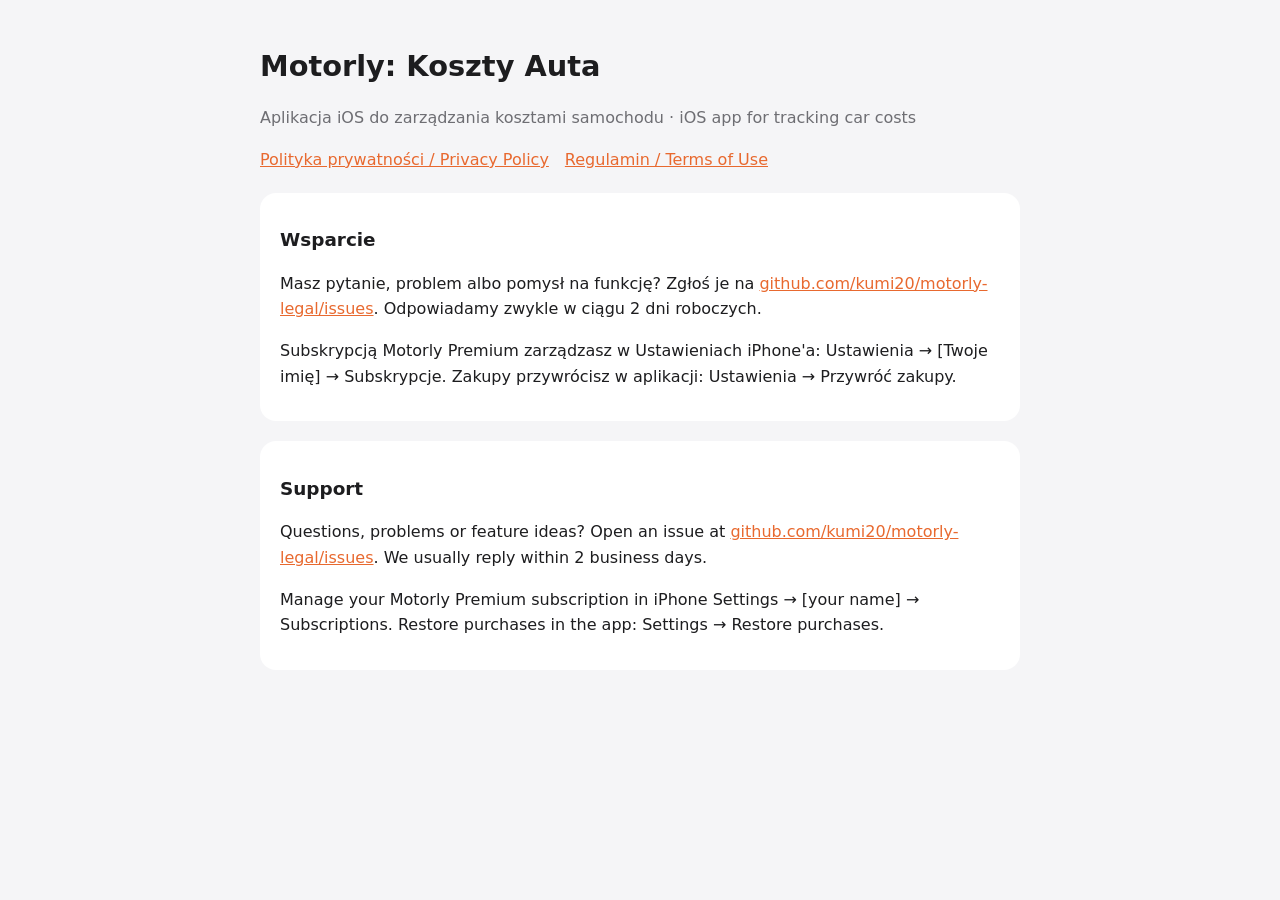
<file: index.html>
<!doctype html>
<html lang="pl">
<head>
<meta charset="utf-8">
<meta name="viewport" content="width=device-width, initial-scale=1">
<title>Motorly – wsparcie / support</title>
<link rel="stylesheet" href="style.css">
</head>
<body>
<h1>Motorly: Koszty Auta</h1>
<p class="muted">Aplikacja iOS do zarządzania kosztami samochodu · iOS app for tracking car costs</p>
<nav><a href="privacy.html">Polityka prywatności / Privacy Policy</a><a href="terms.html">Regulamin / Terms of Use</a></nav>

<div class="lang">
<h2>Wsparcie</h2>
<p>Masz pytanie, problem albo pomysł na funkcję? Zgłoś je na <a href="https://github.com/kumi20/motorly-legal/issues">github.com/kumi20/motorly-legal/issues</a>. Odpowiadamy zwykle w ciągu 2 dni roboczych.</p>
<p>Subskrypcją Motorly Premium zarządzasz w Ustawieniach iPhone'a: Ustawienia → [Twoje imię] → Subskrypcje. Zakupy przywrócisz w aplikacji: Ustawienia → Przywróć zakupy.</p>
</div>

<div class="lang">
<h2>Support</h2>
<p>Questions, problems or feature ideas? Open an issue at <a href="https://github.com/kumi20/motorly-legal/issues">github.com/kumi20/motorly-legal/issues</a>. We usually reply within 2 business days.</p>
<p>Manage your Motorly Premium subscription in iPhone Settings → [your name] → Subscriptions. Restore purchases in the app: Settings → Restore purchases.</p>
</div>
</body>
</html>
</file>
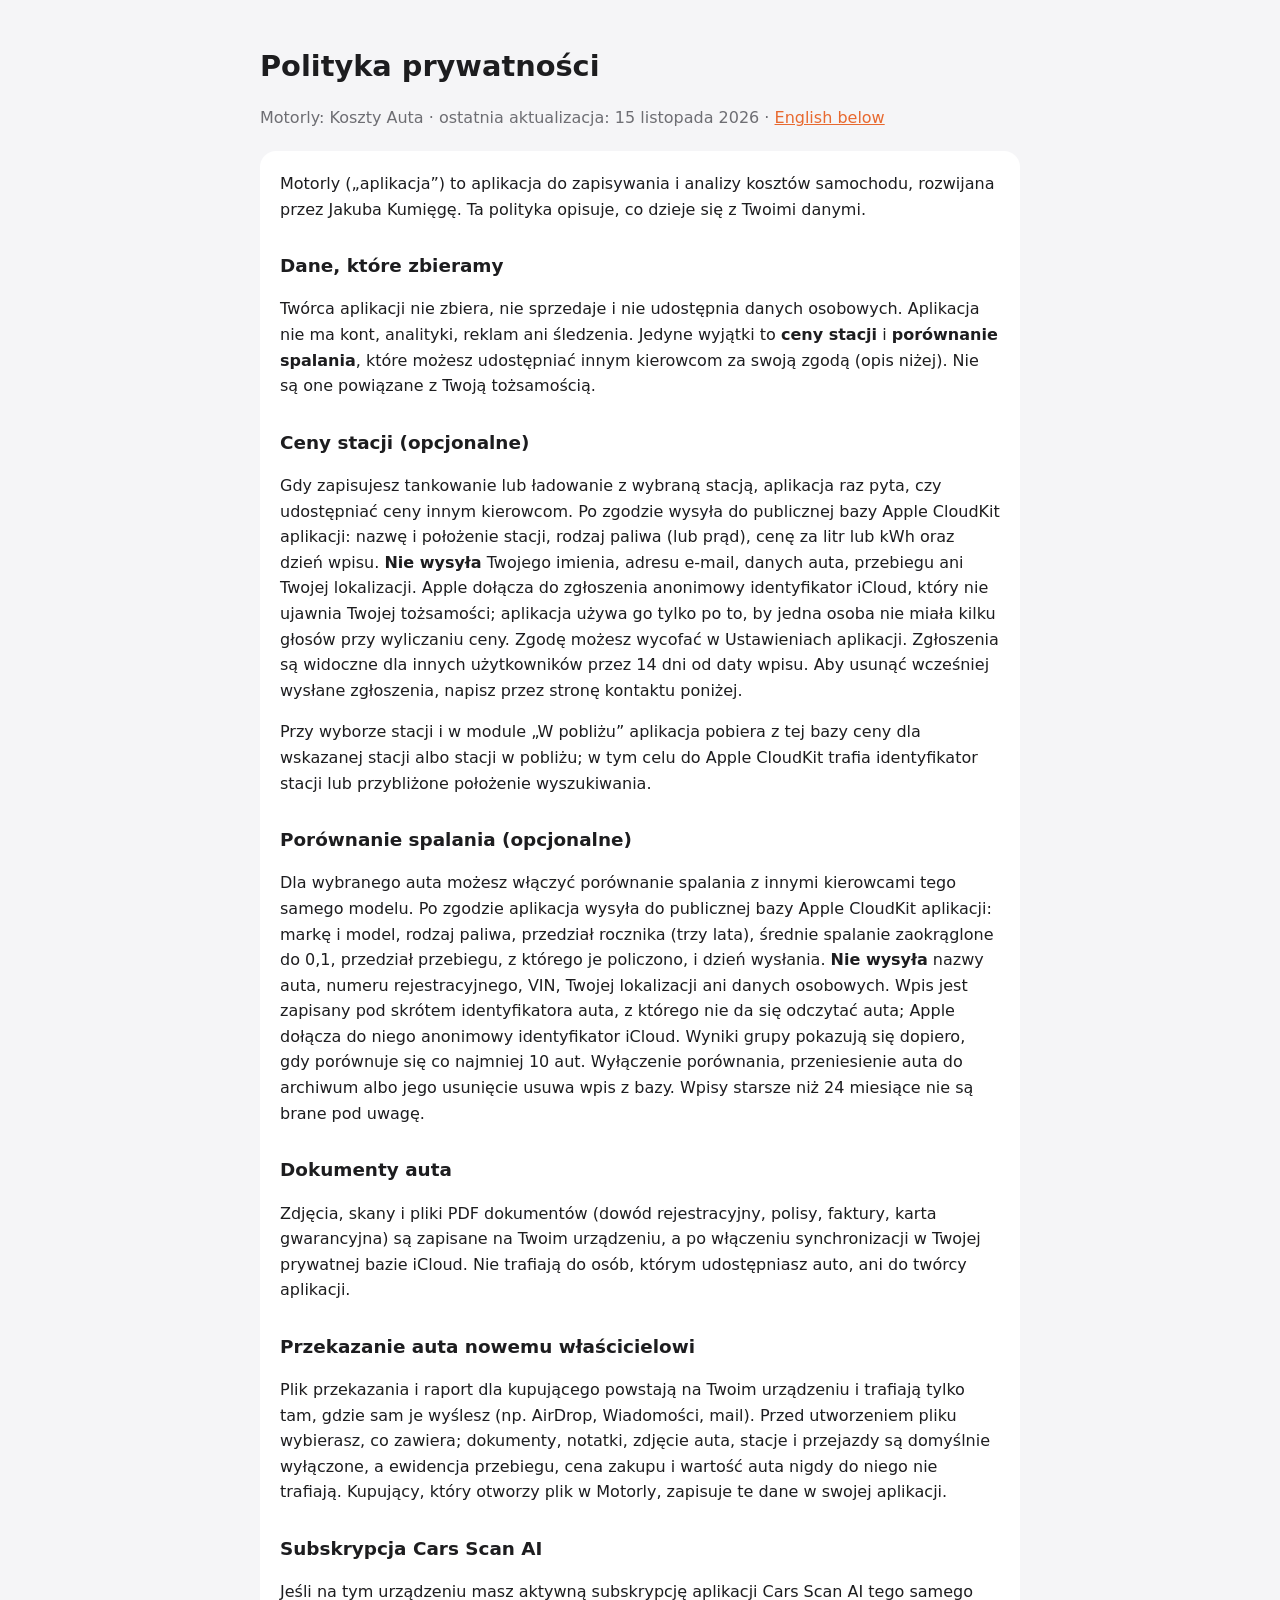
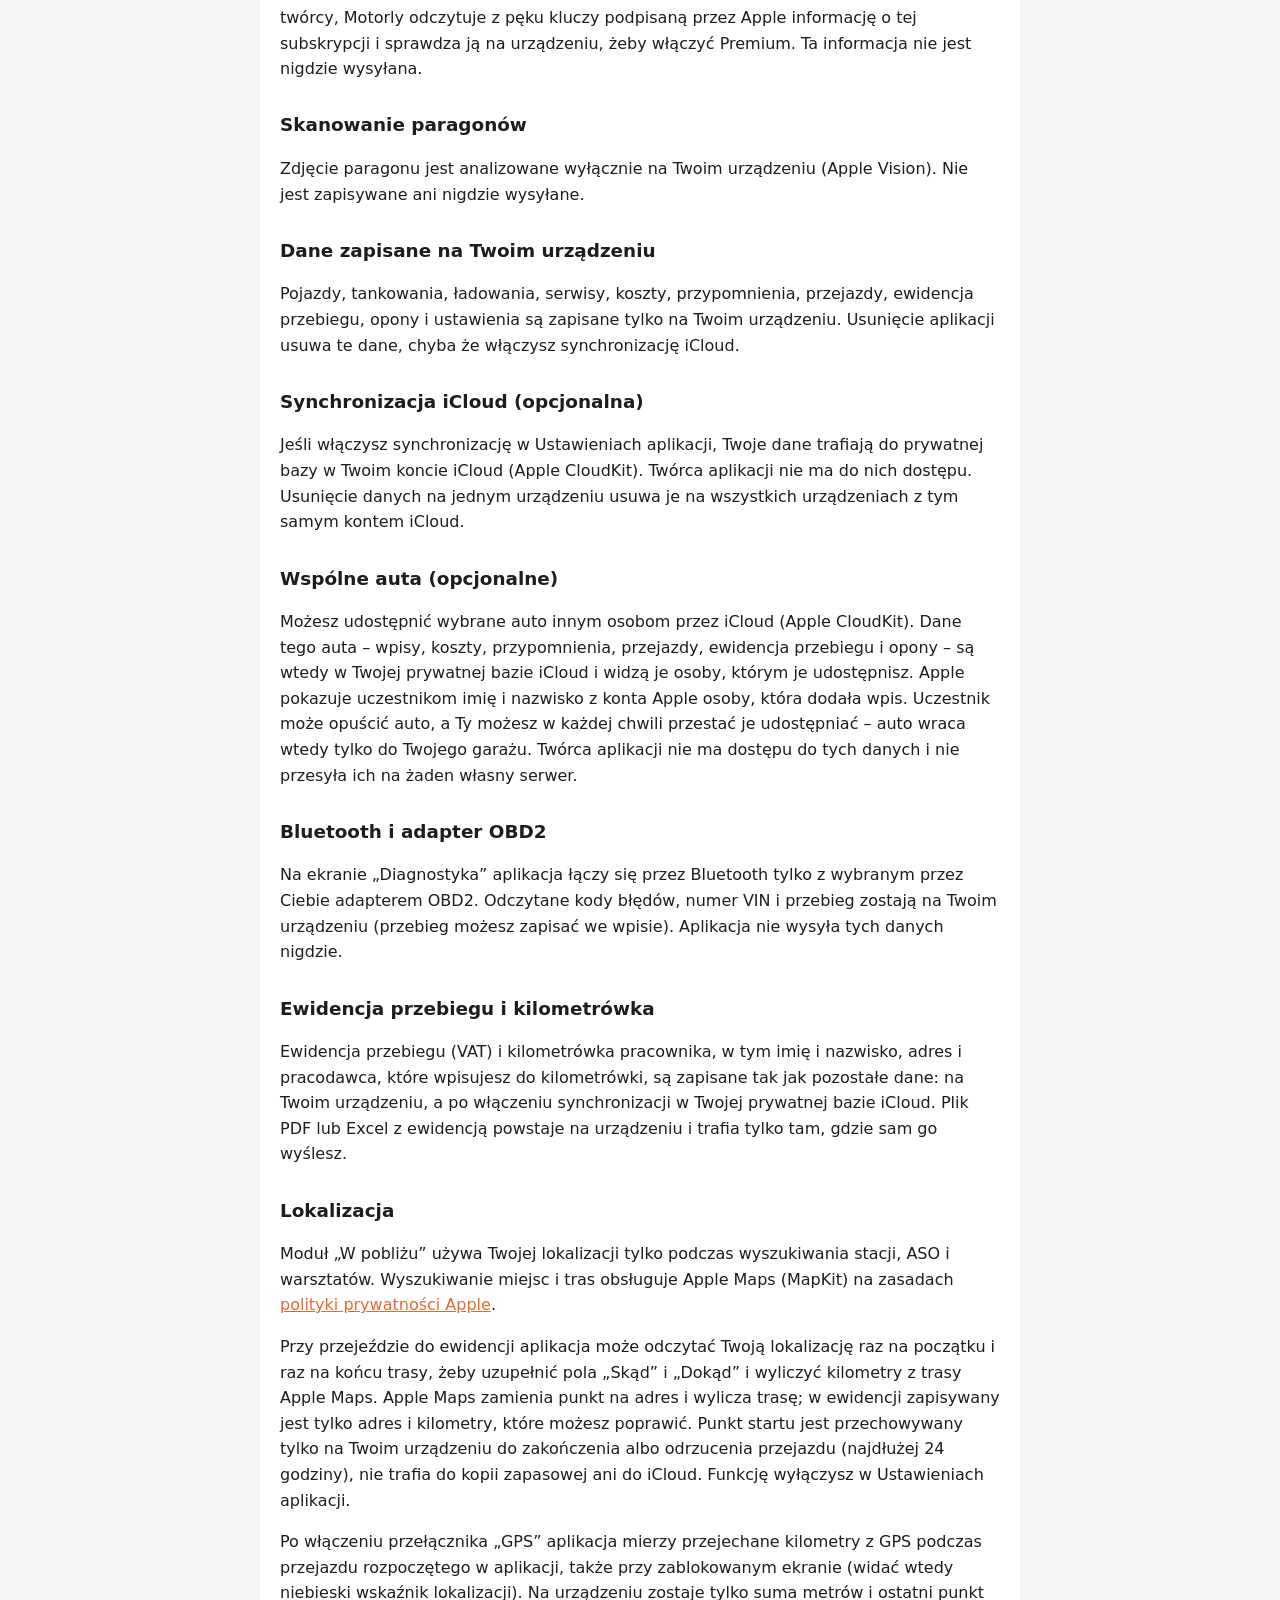
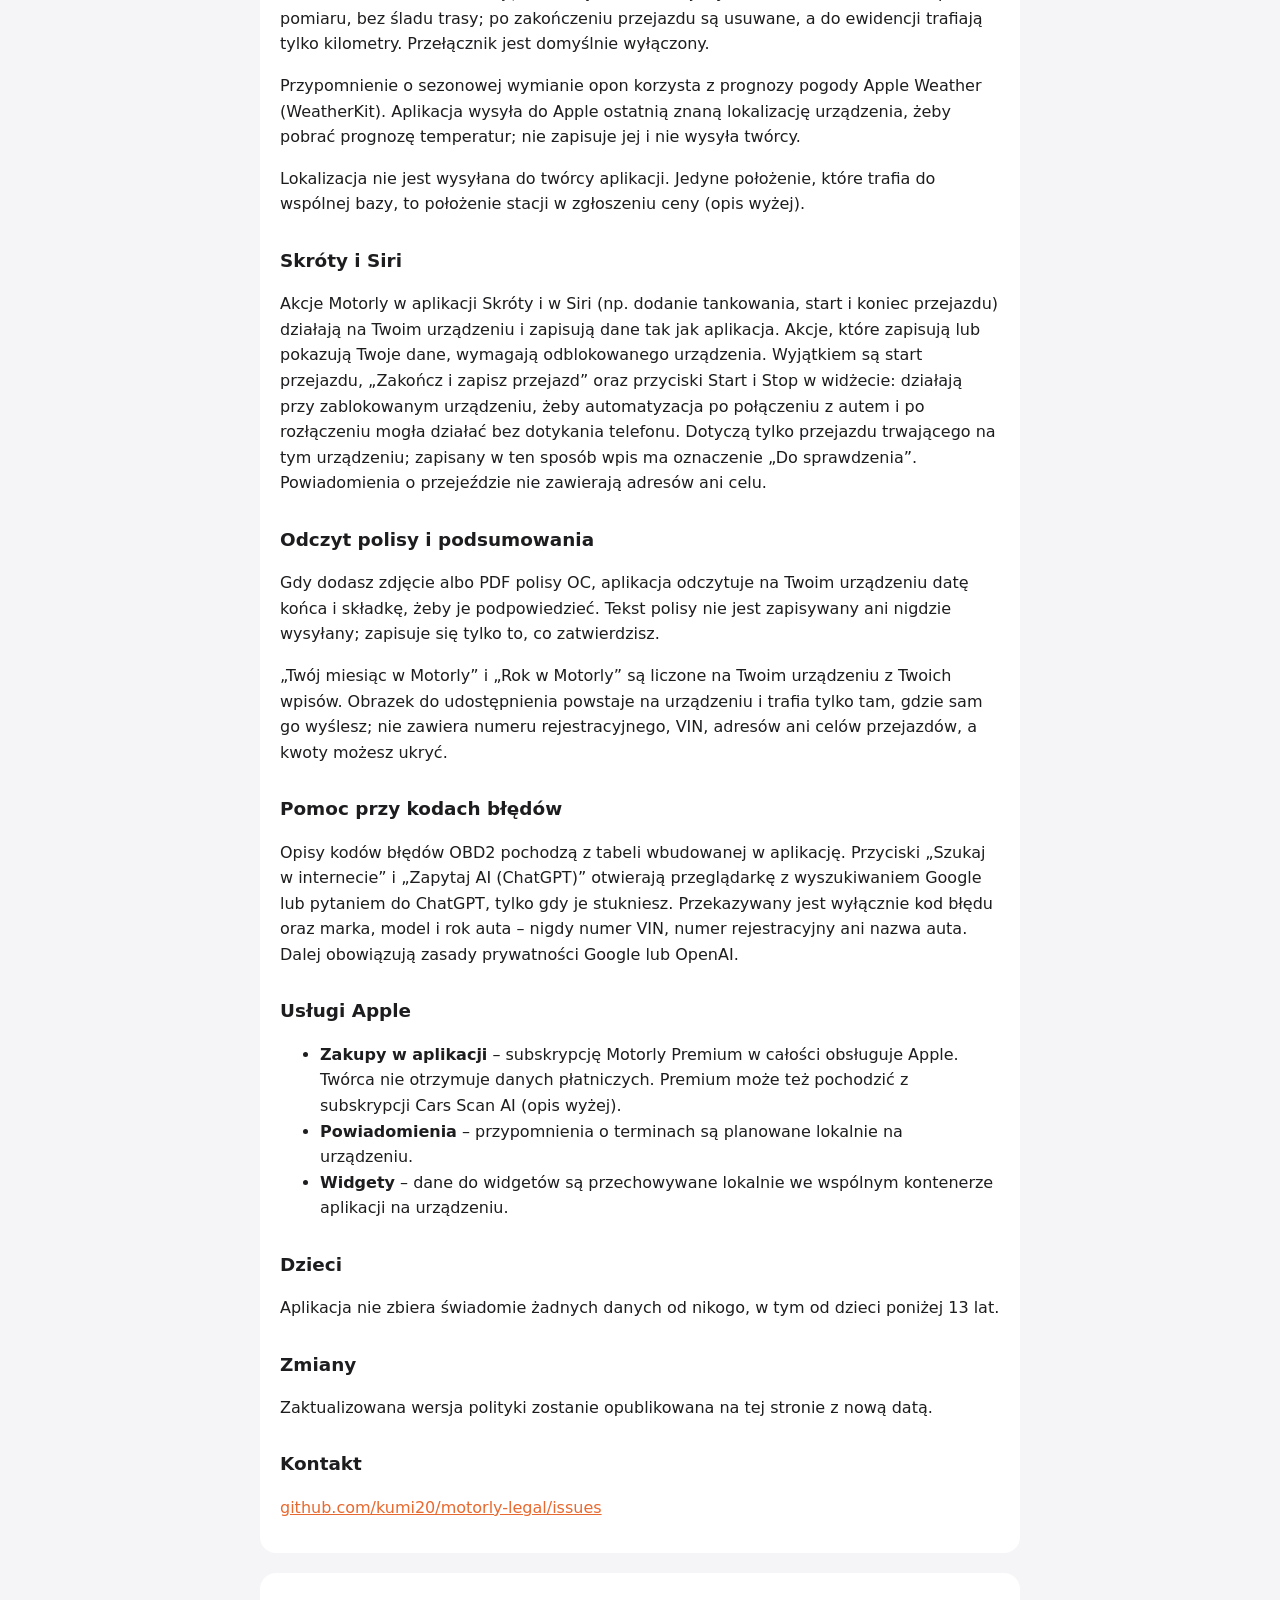
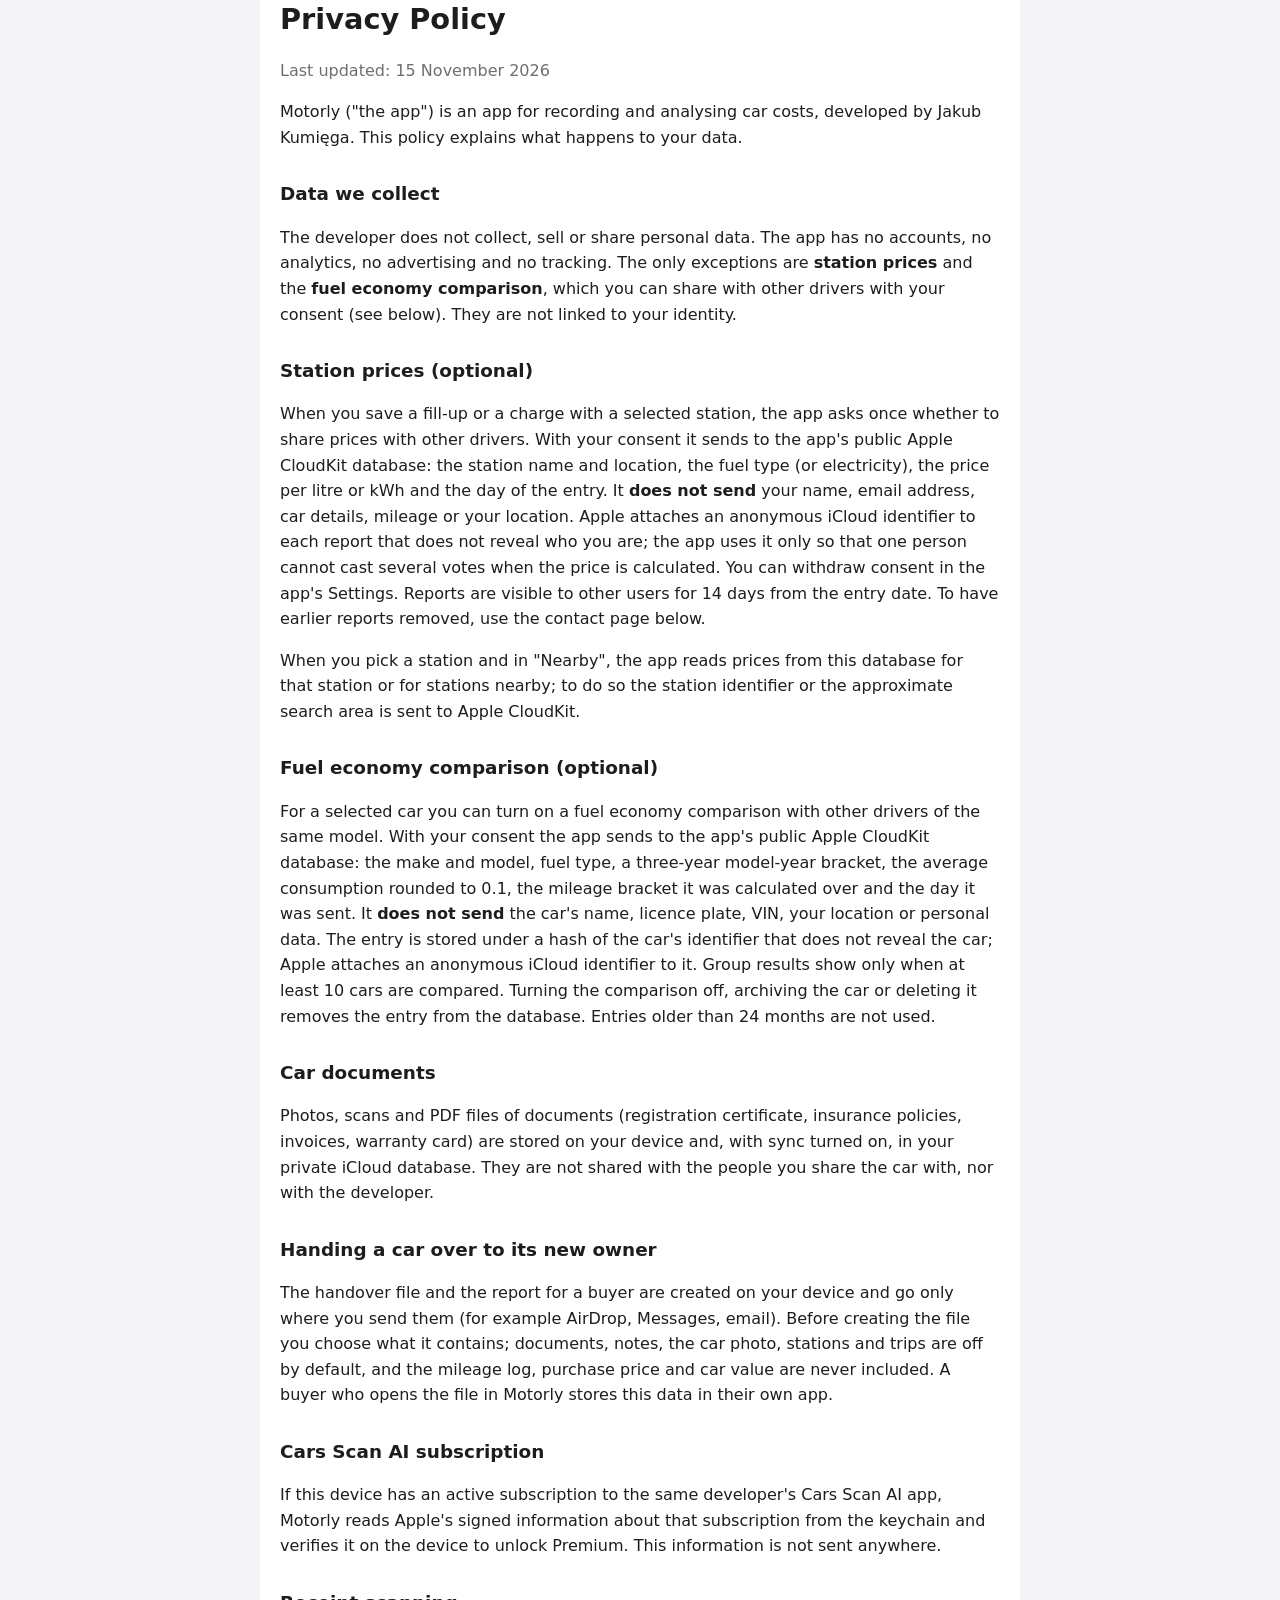
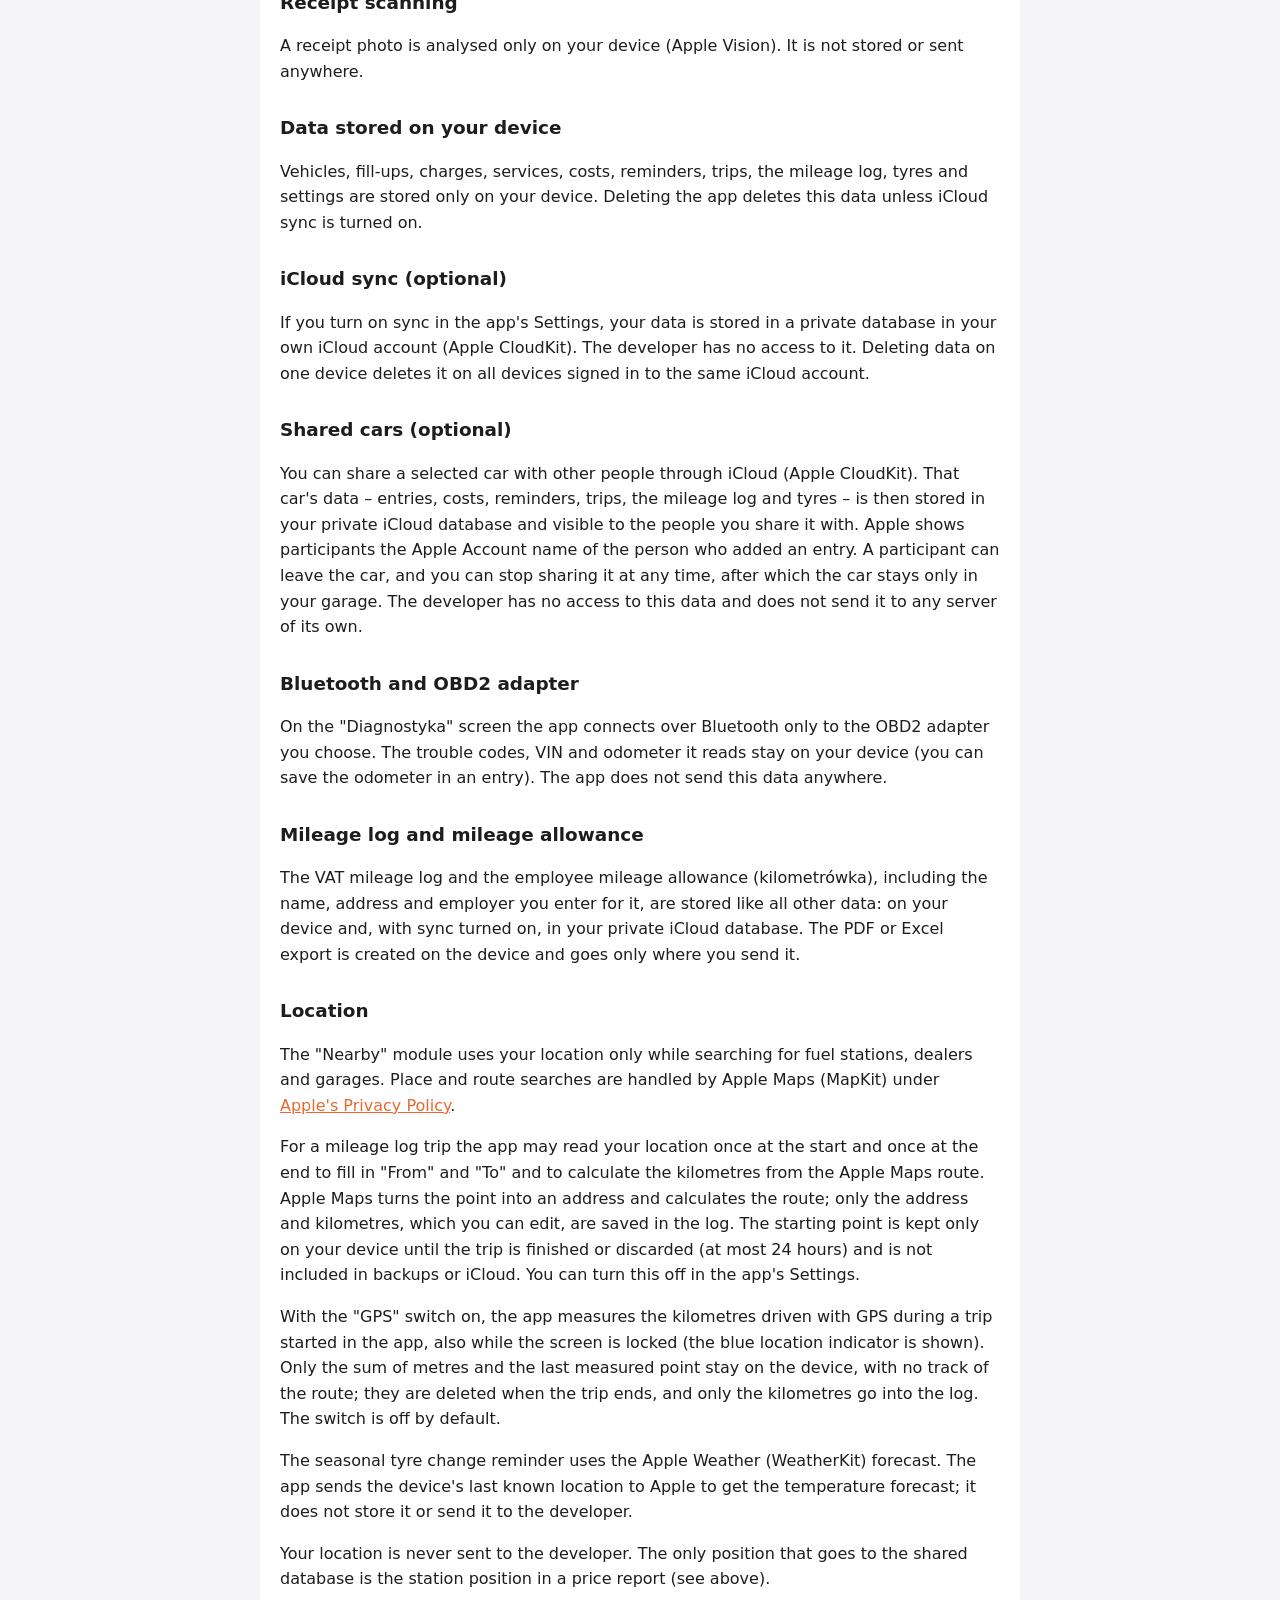
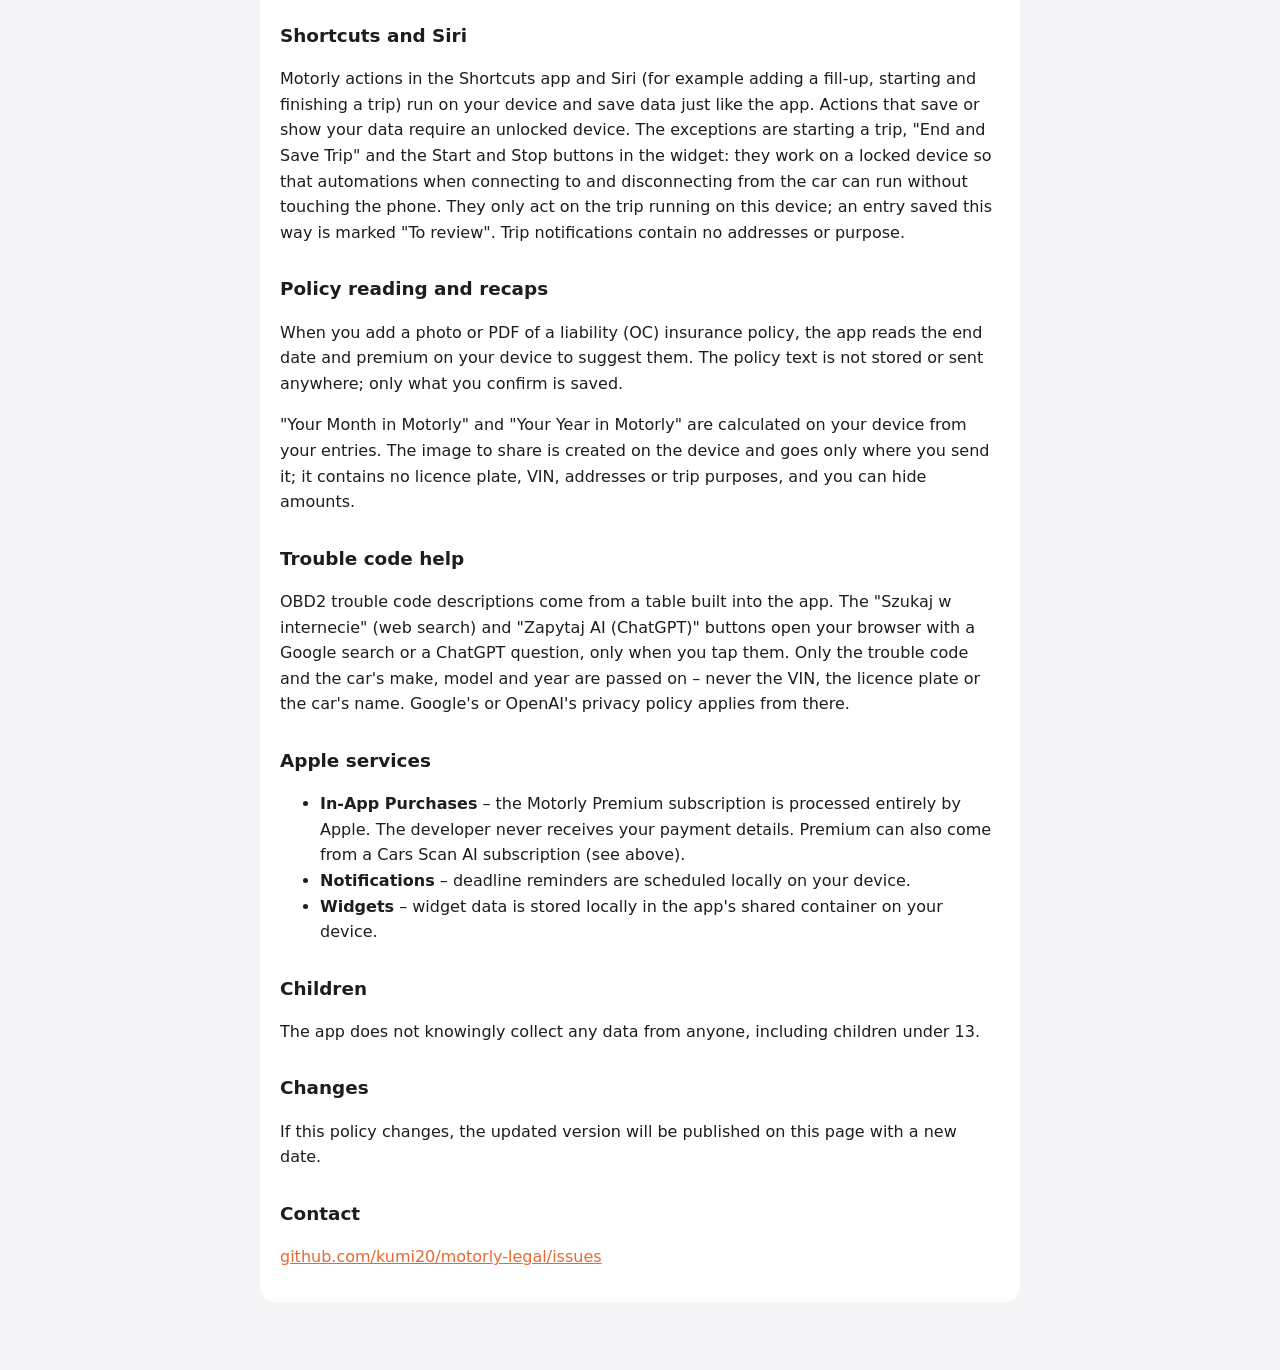
<file: privacy.html>
<!doctype html>
<html lang="pl">
<head>
<meta charset="utf-8">
<meta name="viewport" content="width=device-width, initial-scale=1">
<title>Motorly – polityka prywatności / privacy policy</title>
<link rel="stylesheet" href="style.css">
</head>
<body>
<h1>Polityka prywatności</h1>
<p class="muted">Motorly: Koszty Auta · ostatnia aktualizacja: 15 listopada 2026 · <a href="#en">English below</a></p>

<div class="lang">
<p>Motorly („aplikacja”) to aplikacja do zapisywania i analizy kosztów samochodu, rozwijana przez Jakuba Kumięgę. Ta polityka opisuje, co dzieje się z Twoimi danymi.</p>

<h2>Dane, które zbieramy</h2>
<p>Twórca aplikacji nie zbiera, nie sprzedaje i nie udostępnia danych osobowych. Aplikacja nie ma kont, analityki, reklam ani śledzenia. Jedyne wyjątki to <strong>ceny stacji</strong> i <strong>porównanie spalania</strong>, które możesz udostępniać innym kierowcom za swoją zgodą (opis niżej). Nie są one powiązane z Twoją tożsamością.</p>

<h2>Ceny stacji (opcjonalne)</h2>
<p>Gdy zapisujesz tankowanie lub ładowanie z wybraną stacją, aplikacja raz pyta, czy udostępniać ceny innym kierowcom. Po zgodzie wysyła do publicznej bazy Apple CloudKit aplikacji: nazwę i położenie stacji, rodzaj paliwa (lub prąd), cenę za litr lub kWh oraz dzień wpisu. <strong>Nie wysyła</strong> Twojego imienia, adresu e-mail, danych auta, przebiegu ani Twojej lokalizacji. Apple dołącza do zgłoszenia anonimowy identyfikator iCloud, który nie ujawnia Twojej tożsamości; aplikacja używa go tylko po to, by jedna osoba nie miała kilku głosów przy wyliczaniu ceny. Zgodę możesz wycofać w Ustawieniach aplikacji. Zgłoszenia są widoczne dla innych użytkowników przez 14 dni od daty wpisu. Aby usunąć wcześniej wysłane zgłoszenia, napisz przez stronę kontaktu poniżej.</p>
<p>Przy wyborze stacji i w module „W pobliżu” aplikacja pobiera z tej bazy ceny dla wskazanej stacji albo stacji w pobliżu; w tym celu do Apple CloudKit trafia identyfikator stacji lub przybliżone położenie wyszukiwania.</p>

<h2>Porównanie spalania (opcjonalne)</h2>
<p>Dla wybranego auta możesz włączyć porównanie spalania z innymi kierowcami tego samego modelu. Po zgodzie aplikacja wysyła do publicznej bazy Apple CloudKit aplikacji: markę i model, rodzaj paliwa, przedział rocznika (trzy lata), średnie spalanie zaokrąglone do 0,1, przedział przebiegu, z którego je policzono, i dzień wysłania. <strong>Nie wysyła</strong> nazwy auta, numeru rejestracyjnego, VIN, Twojej lokalizacji ani danych osobowych. Wpis jest zapisany pod skrótem identyfikatora auta, z którego nie da się odczytać auta; Apple dołącza do niego anonimowy identyfikator iCloud. Wyniki grupy pokazują się dopiero, gdy porównuje się co najmniej 10 aut. Wyłączenie porównania, przeniesienie auta do archiwum albo jego usunięcie usuwa wpis z bazy. Wpisy starsze niż 24 miesiące nie są brane pod uwagę.</p>

<h2>Dokumenty auta</h2>
<p>Zdjęcia, skany i pliki PDF dokumentów (dowód rejestracyjny, polisy, faktury, karta gwarancyjna) są zapisane na Twoim urządzeniu, a po włączeniu synchronizacji w Twojej prywatnej bazie iCloud. Nie trafiają do osób, którym udostępniasz auto, ani do twórcy aplikacji.</p>

<h2>Przekazanie auta nowemu właścicielowi</h2>
<p>Plik przekazania i raport dla kupującego powstają na Twoim urządzeniu i trafiają tylko tam, gdzie sam je wyślesz (np. AirDrop, Wiadomości, mail). Przed utworzeniem pliku wybierasz, co zawiera; dokumenty, notatki, zdjęcie auta, stacje i przejazdy są domyślnie wyłączone, a ewidencja przebiegu, cena zakupu i wartość auta nigdy do niego nie trafiają. Kupujący, który otworzy plik w Motorly, zapisuje te dane w swojej aplikacji.</p>

<h2>Subskrypcja Cars Scan AI</h2>
<p>Jeśli na tym urządzeniu masz aktywną subskrypcję aplikacji Cars Scan AI tego samego twórcy, Motorly odczytuje z pęku kluczy podpisaną przez Apple informację o tej subskrypcji i sprawdza ją na urządzeniu, żeby włączyć Premium. Ta informacja nie jest nigdzie wysyłana.</p>

<h2>Skanowanie paragonów</h2>
<p>Zdjęcie paragonu jest analizowane wyłącznie na Twoim urządzeniu (Apple Vision). Nie jest zapisywane ani nigdzie wysyłane.</p>

<h2>Dane zapisane na Twoim urządzeniu</h2>
<p>Pojazdy, tankowania, ładowania, serwisy, koszty, przypomnienia, przejazdy, ewidencja przebiegu, opony i ustawienia są zapisane tylko na Twoim urządzeniu. Usunięcie aplikacji usuwa te dane, chyba że włączysz synchronizację iCloud.</p>

<h2>Synchronizacja iCloud (opcjonalna)</h2>
<p>Jeśli włączysz synchronizację w Ustawieniach aplikacji, Twoje dane trafiają do prywatnej bazy w Twoim koncie iCloud (Apple CloudKit). Twórca aplikacji nie ma do nich dostępu. Usunięcie danych na jednym urządzeniu usuwa je na wszystkich urządzeniach z tym samym kontem iCloud.</p>

<h2>Wspólne auta (opcjonalne)</h2>
<p>Możesz udostępnić wybrane auto innym osobom przez iCloud (Apple CloudKit). Dane tego auta – wpisy, koszty, przypomnienia, przejazdy, ewidencja przebiegu i opony – są wtedy w Twojej prywatnej bazie iCloud i widzą je osoby, którym je udostępnisz. Apple pokazuje uczestnikom imię i nazwisko z konta Apple osoby, która dodała wpis. Uczestnik może opuścić auto, a Ty możesz w każdej chwili przestać je udostępniać – auto wraca wtedy tylko do Twojego garażu. Twórca aplikacji nie ma dostępu do tych danych i nie przesyła ich na żaden własny serwer.</p>

<h2>Bluetooth i adapter OBD2</h2>
<p>Na ekranie „Diagnostyka” aplikacja łączy się przez Bluetooth tylko z wybranym przez Ciebie adapterem OBD2. Odczytane kody błędów, numer VIN i przebieg zostają na Twoim urządzeniu (przebieg możesz zapisać we wpisie). Aplikacja nie wysyła tych danych nigdzie.</p>

<h2>Ewidencja przebiegu i kilometrówka</h2>
<p>Ewidencja przebiegu (VAT) i kilometrówka pracownika, w tym imię i nazwisko, adres i pracodawca, które wpisujesz do kilometrówki, są zapisane tak jak pozostałe dane: na Twoim urządzeniu, a po włączeniu synchronizacji w Twojej prywatnej bazie iCloud. Plik PDF lub Excel z ewidencją powstaje na urządzeniu i trafia tylko tam, gdzie sam go wyślesz.</p>

<h2>Lokalizacja</h2>
<p>Moduł „W pobliżu” używa Twojej lokalizacji tylko podczas wyszukiwania stacji, ASO i warsztatów. Wyszukiwanie miejsc i tras obsługuje Apple Maps (MapKit) na zasadach <a href="https://www.apple.com/legal/privacy/">polityki prywatności Apple</a>.</p>
<p>Przy przejeździe do ewidencji aplikacja może odczytać Twoją lokalizację raz na początku i raz na końcu trasy, żeby uzupełnić pola „Skąd” i „Dokąd” i wyliczyć kilometry z trasy Apple Maps. Apple Maps zamienia punkt na adres i wylicza trasę; w ewidencji zapisywany jest tylko adres i kilometry, które możesz poprawić. Punkt startu jest przechowywany tylko na Twoim urządzeniu do zakończenia albo odrzucenia przejazdu (najdłużej 24 godziny), nie trafia do kopii zapasowej ani do iCloud. Funkcję wyłączysz w Ustawieniach aplikacji.</p>
<p>Po włączeniu przełącznika „GPS” aplikacja mierzy przejechane kilometry z GPS podczas przejazdu rozpoczętego w aplikacji, także przy zablokowanym ekranie (widać wtedy niebieski wskaźnik lokalizacji). Na urządzeniu zostaje tylko suma metrów i ostatni punkt pomiaru, bez śladu trasy; po zakończeniu przejazdu są usuwane, a do ewidencji trafiają tylko kilometry. Przełącznik jest domyślnie wyłączony.</p>
<p>Przypomnienie o sezonowej wymianie opon korzysta z prognozy pogody Apple Weather (WeatherKit). Aplikacja wysyła do Apple ostatnią znaną lokalizację urządzenia, żeby pobrać prognozę temperatur; nie zapisuje jej i nie wysyła twórcy.</p>
<p>Lokalizacja nie jest wysyłana do twórcy aplikacji. Jedyne położenie, które trafia do wspólnej bazy, to położenie stacji w zgłoszeniu ceny (opis wyżej).</p>

<h2>Skróty i Siri</h2>
<p>Akcje Motorly w aplikacji Skróty i w Siri (np. dodanie tankowania, start i koniec przejazdu) działają na Twoim urządzeniu i zapisują dane tak jak aplikacja. Akcje, które zapisują lub pokazują Twoje dane, wymagają odblokowanego urządzenia. Wyjątkiem są start przejazdu, „Zakończ i zapisz przejazd” oraz przyciski Start i Stop w widżecie: działają przy zablokowanym urządzeniu, żeby automatyzacja po połączeniu z autem i po rozłączeniu mogła działać bez dotykania telefonu. Dotyczą tylko przejazdu trwającego na tym urządzeniu; zapisany w ten sposób wpis ma oznaczenie „Do sprawdzenia”. Powiadomienia o przejeździe nie zawierają adresów ani celu.</p>
<h2>Odczyt polisy i podsumowania</h2>
<p>Gdy dodasz zdjęcie albo PDF polisy OC, aplikacja odczytuje na Twoim urządzeniu datę końca i składkę, żeby je podpowiedzieć. Tekst polisy nie jest zapisywany ani nigdzie wysyłany; zapisuje się tylko to, co zatwierdzisz.</p>
<p>„Twój miesiąc w Motorly” i „Rok w Motorly” są liczone na Twoim urządzeniu z Twoich wpisów. Obrazek do udostępnienia powstaje na urządzeniu i trafia tylko tam, gdzie sam go wyślesz; nie zawiera numeru rejestracyjnego, VIN, adresów ani celów przejazdów, a kwoty możesz ukryć.</p>

<h2>Pomoc przy kodach błędów</h2>
<p>Opisy kodów błędów OBD2 pochodzą z tabeli wbudowanej w aplikację. Przyciski „Szukaj w internecie” i „Zapytaj AI (ChatGPT)” otwierają przeglądarkę z wyszukiwaniem Google lub pytaniem do ChatGPT, tylko gdy je stukniesz. Przekazywany jest wyłącznie kod błędu oraz marka, model i rok auta – nigdy numer VIN, numer rejestracyjny ani nazwa auta. Dalej obowiązują zasady prywatności Google lub OpenAI.</p>

<h2>Usługi Apple</h2>
<ul>
<li><strong>Zakupy w aplikacji</strong> – subskrypcję Motorly Premium w całości obsługuje Apple. Twórca nie otrzymuje danych płatniczych. Premium może też pochodzić z subskrypcji Cars Scan AI (opis wyżej).</li>
<li><strong>Powiadomienia</strong> – przypomnienia o terminach są planowane lokalnie na urządzeniu.</li>
<li><strong>Widgety</strong> – dane do widgetów są przechowywane lokalnie we wspólnym kontenerze aplikacji na urządzeniu.</li>
</ul>

<h2>Dzieci</h2>
<p>Aplikacja nie zbiera świadomie żadnych danych od nikogo, w tym od dzieci poniżej 13 lat.</p>

<h2>Zmiany</h2>
<p>Zaktualizowana wersja polityki zostanie opublikowana na tej stronie z nową datą.</p>

<h2>Kontakt</h2>
<p><a href="https://github.com/kumi20/motorly-legal/issues">github.com/kumi20/motorly-legal/issues</a></p>
</div>

<div class="lang" id="en">
<h1>Privacy Policy</h1>
<p class="muted">Last updated: 15 November 2026</p>
<p>Motorly ("the app") is an app for recording and analysing car costs, developed by Jakub Kumięga. This policy explains what happens to your data.</p>

<h2>Data we collect</h2>
<p>The developer does not collect, sell or share personal data. The app has no accounts, no analytics, no advertising and no tracking. The only exceptions are <strong>station prices</strong> and the <strong>fuel economy comparison</strong>, which you can share with other drivers with your consent (see below). They are not linked to your identity.</p>

<h2>Station prices (optional)</h2>
<p>When you save a fill-up or a charge with a selected station, the app asks once whether to share prices with other drivers. With your consent it sends to the app's public Apple CloudKit database: the station name and location, the fuel type (or electricity), the price per litre or kWh and the day of the entry. It <strong>does not send</strong> your name, email address, car details, mileage or your location. Apple attaches an anonymous iCloud identifier to each report that does not reveal who you are; the app uses it only so that one person cannot cast several votes when the price is calculated. You can withdraw consent in the app's Settings. Reports are visible to other users for 14 days from the entry date. To have earlier reports removed, use the contact page below.</p>
<p>When you pick a station and in "Nearby", the app reads prices from this database for that station or for stations nearby; to do so the station identifier or the approximate search area is sent to Apple CloudKit.</p>

<h2>Fuel economy comparison (optional)</h2>
<p>For a selected car you can turn on a fuel economy comparison with other drivers of the same model. With your consent the app sends to the app's public Apple CloudKit database: the make and model, fuel type, a three-year model-year bracket, the average consumption rounded to 0.1, the mileage bracket it was calculated over and the day it was sent. It <strong>does not send</strong> the car's name, licence plate, VIN, your location or personal data. The entry is stored under a hash of the car's identifier that does not reveal the car; Apple attaches an anonymous iCloud identifier to it. Group results show only when at least 10 cars are compared. Turning the comparison off, archiving the car or deleting it removes the entry from the database. Entries older than 24 months are not used.</p>

<h2>Car documents</h2>
<p>Photos, scans and PDF files of documents (registration certificate, insurance policies, invoices, warranty card) are stored on your device and, with sync turned on, in your private iCloud database. They are not shared with the people you share the car with, nor with the developer.</p>

<h2>Handing a car over to its new owner</h2>
<p>The handover file and the report for a buyer are created on your device and go only where you send them (for example AirDrop, Messages, email). Before creating the file you choose what it contains; documents, notes, the car photo, stations and trips are off by default, and the mileage log, purchase price and car value are never included. A buyer who opens the file in Motorly stores this data in their own app.</p>

<h2>Cars Scan AI subscription</h2>
<p>If this device has an active subscription to the same developer's Cars Scan AI app, Motorly reads Apple's signed information about that subscription from the keychain and verifies it on the device to unlock Premium. This information is not sent anywhere.</p>

<h2>Receipt scanning</h2>
<p>A receipt photo is analysed only on your device (Apple Vision). It is not stored or sent anywhere.</p>

<h2>Data stored on your device</h2>
<p>Vehicles, fill-ups, charges, services, costs, reminders, trips, the mileage log, tyres and settings are stored only on your device. Deleting the app deletes this data unless iCloud sync is turned on.</p>

<h2>iCloud sync (optional)</h2>
<p>If you turn on sync in the app's Settings, your data is stored in a private database in your own iCloud account (Apple CloudKit). The developer has no access to it. Deleting data on one device deletes it on all devices signed in to the same iCloud account.</p>

<h2>Shared cars (optional)</h2>
<p>You can share a selected car with other people through iCloud (Apple CloudKit). That car's data – entries, costs, reminders, trips, the mileage log and tyres – is then stored in your private iCloud database and visible to the people you share it with. Apple shows participants the Apple Account name of the person who added an entry. A participant can leave the car, and you can stop sharing it at any time, after which the car stays only in your garage. The developer has no access to this data and does not send it to any server of its own.</p>

<h2>Bluetooth and OBD2 adapter</h2>
<p>On the "Diagnostyka" screen the app connects over Bluetooth only to the OBD2 adapter you choose. The trouble codes, VIN and odometer it reads stay on your device (you can save the odometer in an entry). The app does not send this data anywhere.</p>

<h2>Mileage log and mileage allowance</h2>
<p>The VAT mileage log and the employee mileage allowance (kilometrówka), including the name, address and employer you enter for it, are stored like all other data: on your device and, with sync turned on, in your private iCloud database. The PDF or Excel export is created on the device and goes only where you send it.</p>

<h2>Location</h2>
<p>The "Nearby" module uses your location only while searching for fuel stations, dealers and garages. Place and route searches are handled by Apple Maps (MapKit) under <a href="https://www.apple.com/legal/privacy/">Apple's Privacy Policy</a>.</p>
<p>For a mileage log trip the app may read your location once at the start and once at the end to fill in "From" and "To" and to calculate the kilometres from the Apple Maps route. Apple Maps turns the point into an address and calculates the route; only the address and kilometres, which you can edit, are saved in the log. The starting point is kept only on your device until the trip is finished or discarded (at most 24 hours) and is not included in backups or iCloud. You can turn this off in the app's Settings.</p>
<p>With the "GPS" switch on, the app measures the kilometres driven with GPS during a trip started in the app, also while the screen is locked (the blue location indicator is shown). Only the sum of metres and the last measured point stay on the device, with no track of the route; they are deleted when the trip ends, and only the kilometres go into the log. The switch is off by default.</p>
<p>The seasonal tyre change reminder uses the Apple Weather (WeatherKit) forecast. The app sends the device's last known location to Apple to get the temperature forecast; it does not store it or send it to the developer.</p>
<p>Your location is never sent to the developer. The only position that goes to the shared database is the station position in a price report (see above).</p>

<h2>Shortcuts and Siri</h2>
<p>Motorly actions in the Shortcuts app and Siri (for example adding a fill-up, starting and finishing a trip) run on your device and save data just like the app. Actions that save or show your data require an unlocked device. The exceptions are starting a trip, "End and Save Trip" and the Start and Stop buttons in the widget: they work on a locked device so that automations when connecting to and disconnecting from the car can run without touching the phone. They only act on the trip running on this device; an entry saved this way is marked "To review". Trip notifications contain no addresses or purpose.</p>
<h2>Policy reading and recaps</h2>
<p>When you add a photo or PDF of a liability (OC) insurance policy, the app reads the end date and premium on your device to suggest them. The policy text is not stored or sent anywhere; only what you confirm is saved.</p>
<p>"Your Month in Motorly" and "Your Year in Motorly" are calculated on your device from your entries. The image to share is created on the device and goes only where you send it; it contains no licence plate, VIN, addresses or trip purposes, and you can hide amounts.</p>

<h2>Trouble code help</h2>
<p>OBD2 trouble code descriptions come from a table built into the app. The "Szukaj w internecie" (web search) and "Zapytaj AI (ChatGPT)" buttons open your browser with a Google search or a ChatGPT question, only when you tap them. Only the trouble code and the car's make, model and year are passed on – never the VIN, the licence plate or the car's name. Google's or OpenAI's privacy policy applies from there.</p>

<h2>Apple services</h2>
<ul>
<li><strong>In-App Purchases</strong> – the Motorly Premium subscription is processed entirely by Apple. The developer never receives your payment details. Premium can also come from a Cars Scan AI subscription (see above).</li>
<li><strong>Notifications</strong> – deadline reminders are scheduled locally on your device.</li>
<li><strong>Widgets</strong> – widget data is stored locally in the app's shared container on your device.</li>
</ul>

<h2>Children</h2>
<p>The app does not knowingly collect any data from anyone, including children under 13.</p>

<h2>Changes</h2>
<p>If this policy changes, the updated version will be published on this page with a new date.</p>

<h2>Contact</h2>
<p><a href="https://github.com/kumi20/motorly-legal/issues">github.com/kumi20/motorly-legal/issues</a></p>
</div>
</body>
</html>
</file>
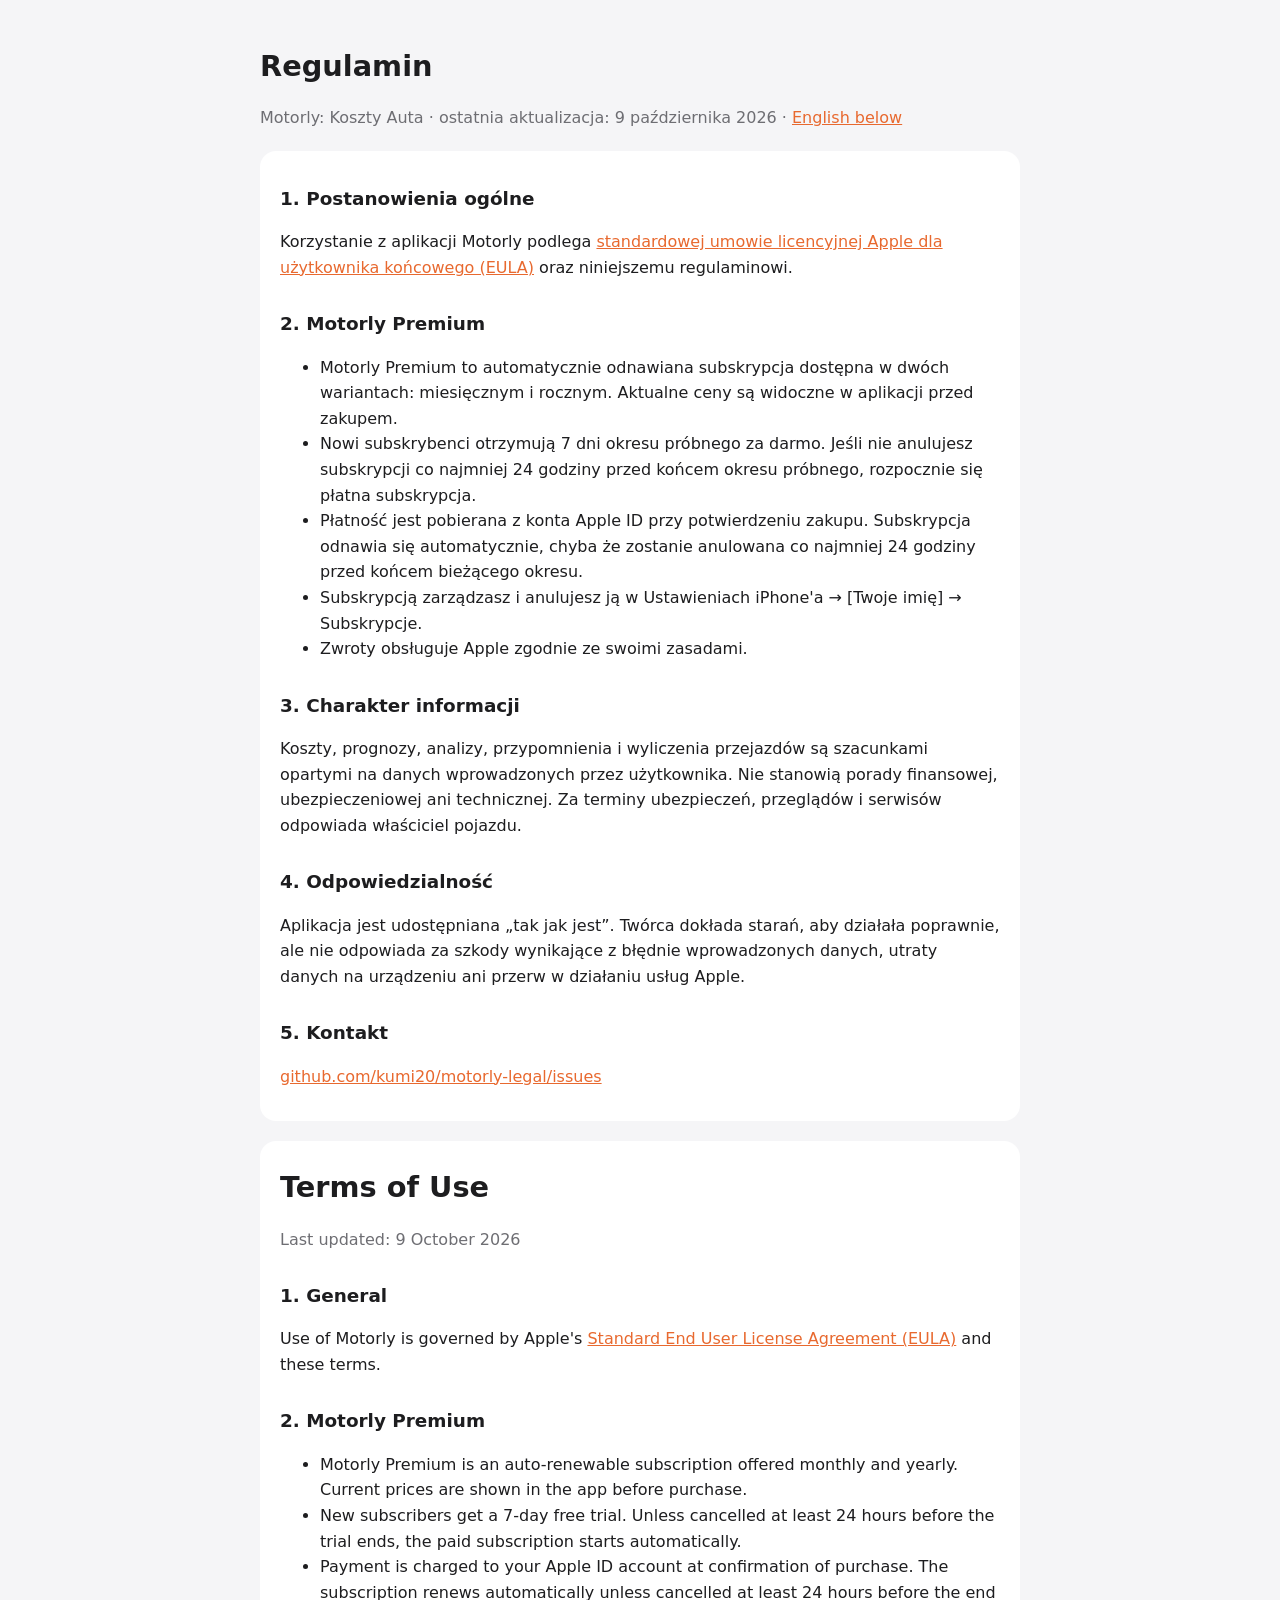
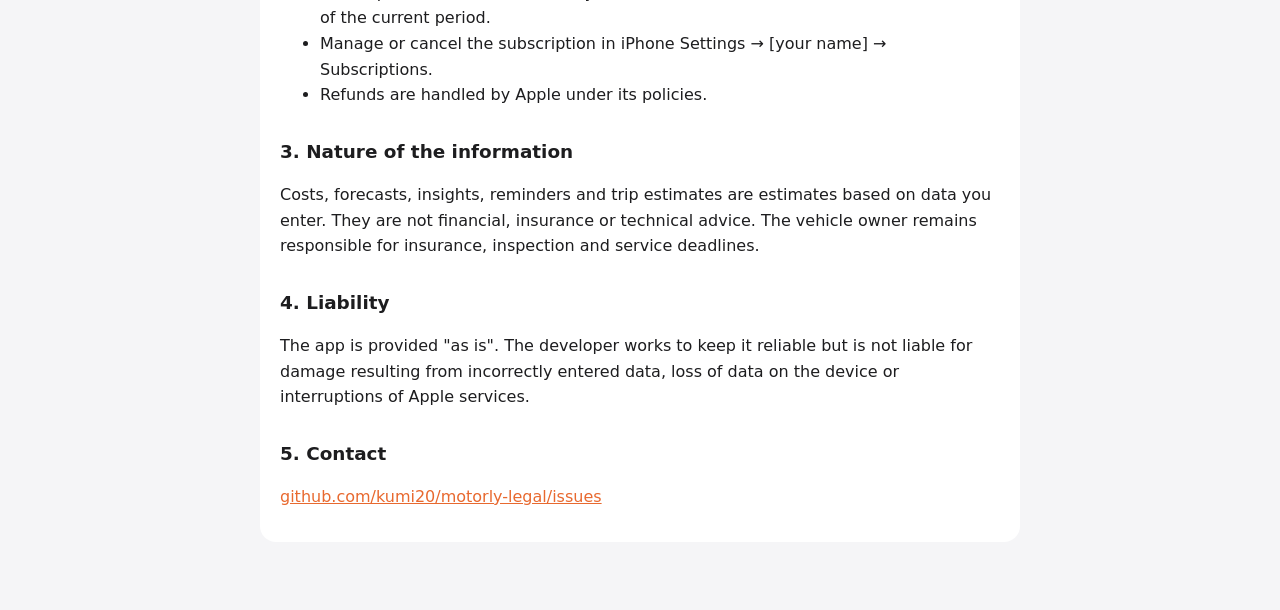
<file: terms.html>
<!doctype html>
<html lang="pl">
<head>
<meta charset="utf-8">
<meta name="viewport" content="width=device-width, initial-scale=1">
<title>Motorly – regulamin / terms of use</title>
<link rel="stylesheet" href="style.css">
</head>
<body>
<h1>Regulamin</h1>
<p class="muted">Motorly: Koszty Auta · ostatnia aktualizacja: 9 października 2026 · <a href="#en">English below</a></p>

<div class="lang">
<h2>1. Postanowienia ogólne</h2>
<p>Korzystanie z aplikacji Motorly podlega <a href="https://www.apple.com/legal/internet-services/itunes/dev/stdeula/">standardowej umowie licencyjnej Apple dla użytkownika końcowego (EULA)</a> oraz niniejszemu regulaminowi.</p>

<h2>2. Motorly Premium</h2>
<ul>
<li>Motorly Premium to automatycznie odnawiana subskrypcja dostępna w dwóch wariantach: miesięcznym i rocznym. Aktualne ceny są widoczne w aplikacji przed zakupem.</li>
<li>Nowi subskrybenci otrzymują 7 dni okresu próbnego za darmo. Jeśli nie anulujesz subskrypcji co najmniej 24 godziny przed końcem okresu próbnego, rozpocznie się płatna subskrypcja.</li>
<li>Płatność jest pobierana z konta Apple ID przy potwierdzeniu zakupu. Subskrypcja odnawia się automatycznie, chyba że zostanie anulowana co najmniej 24 godziny przed końcem bieżącego okresu.</li>
<li>Subskrypcją zarządzasz i anulujesz ją w Ustawieniach iPhone'a → [Twoje imię] → Subskrypcje.</li>
<li>Zwroty obsługuje Apple zgodnie ze swoimi zasadami.</li>
</ul>

<h2>3. Charakter informacji</h2>
<p>Koszty, prognozy, analizy, przypomnienia i wyliczenia przejazdów są szacunkami opartymi na danych wprowadzonych przez użytkownika. Nie stanowią porady finansowej, ubezpieczeniowej ani technicznej. Za terminy ubezpieczeń, przeglądów i serwisów odpowiada właściciel pojazdu.</p>

<h2>4. Odpowiedzialność</h2>
<p>Aplikacja jest udostępniana „tak jak jest”. Twórca dokłada starań, aby działała poprawnie, ale nie odpowiada za szkody wynikające z błędnie wprowadzonych danych, utraty danych na urządzeniu ani przerw w działaniu usług Apple.</p>

<h2>5. Kontakt</h2>
<p><a href="https://github.com/kumi20/motorly-legal/issues">github.com/kumi20/motorly-legal/issues</a></p>
</div>

<div class="lang" id="en">
<h1>Terms of Use</h1>
<p class="muted">Last updated: 9 October 2026</p>

<h2>1. General</h2>
<p>Use of Motorly is governed by Apple's <a href="https://www.apple.com/legal/internet-services/itunes/dev/stdeula/">Standard End User License Agreement (EULA)</a> and these terms.</p>

<h2>2. Motorly Premium</h2>
<ul>
<li>Motorly Premium is an auto-renewable subscription offered monthly and yearly. Current prices are shown in the app before purchase.</li>
<li>New subscribers get a 7-day free trial. Unless cancelled at least 24 hours before the trial ends, the paid subscription starts automatically.</li>
<li>Payment is charged to your Apple ID account at confirmation of purchase. The subscription renews automatically unless cancelled at least 24 hours before the end of the current period.</li>
<li>Manage or cancel the subscription in iPhone Settings → [your name] → Subscriptions.</li>
<li>Refunds are handled by Apple under its policies.</li>
</ul>

<h2>3. Nature of the information</h2>
<p>Costs, forecasts, insights, reminders and trip estimates are estimates based on data you enter. They are not financial, insurance or technical advice. The vehicle owner remains responsible for insurance, inspection and service deadlines.</p>

<h2>4. Liability</h2>
<p>The app is provided "as is". The developer works to keep it reliable but is not liable for damage resulting from incorrectly entered data, loss of data on the device or interruptions of Apple services.</p>

<h2>5. Contact</h2>
<p><a href="https://github.com/kumi20/motorly-legal/issues">github.com/kumi20/motorly-legal/issues</a></p>
</div>
</body>
</html>
</file>
<file: style.css>
:root { --bg: #f5f5f7; --fg: #1d1d1f; --muted: #6e6e73; --accent: #e8692f; --card: #ffffff; }
@media (prefers-color-scheme: dark) { :root { --bg: #0b0b0d; --fg: #f5f5f7; --muted: #a1a1a6; --card: #1c1c1e; } }
body { font-family: -apple-system, system-ui, sans-serif; max-width: 760px; margin: 0 auto; padding: 24px 16px 48px; line-height: 1.6; background: var(--bg); color: var(--fg); }
h1 { font-size: 1.8rem; margin-bottom: 0.2rem; }
h2 { font-size: 1.15rem; margin-top: 1.8rem; }
a { color: var(--accent); }
.muted { color: var(--muted); }
.lang { background: var(--card); border-radius: 16px; padding: 4px 20px 16px; margin: 20px 0; }
nav a { margin-right: 16px; }
</file>
